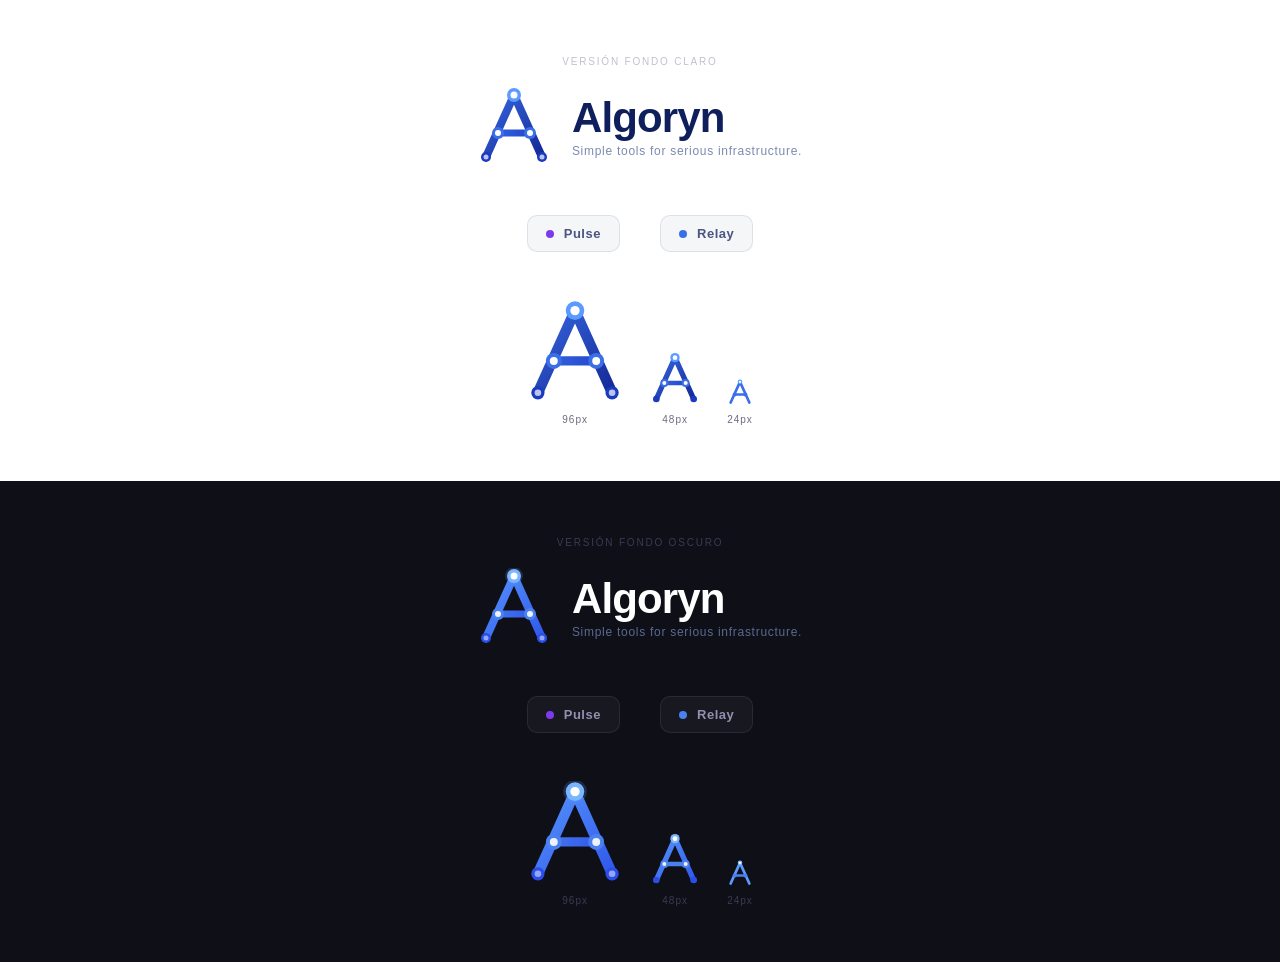
<file: src/imports/algoryn-logo.html>
<!DOCTYPE html>
<html lang="en">
<head>
<meta charset="UTF-8">
<meta name="viewport" content="width=device-width, initial-scale=1.0">
<title>Algoryn — Logo</title>
<style>
  * { margin: 0; padding: 0; box-sizing: border-box; }

  body {
    font-family: -apple-system, BlinkMacSystemFont, 'Segoe UI', sans-serif;
    display: flex;
    flex-direction: column;
    align-items: center;
    gap: 0;
  }

  .section-label {
    font-size: 10px;
    letter-spacing: 0.18em;
    text-transform: uppercase;
    margin-bottom: 20px;
    text-align: center;
  }

  .section {
    width: 100%;
    display: flex;
    flex-direction: column;
    align-items: center;
    padding: 56px 40px;
  }

  /* ── LIGHT ── */
  .section.light {
    background: #ffffff;
  }
  .section.light .section-label { color: #b0b0c0; }

  /* ── DARK ── */
  .section.dark {
    background: #0f0f18;
  }
  .section.dark .section-label { color: #3a3a55; }

  /* ── LOGO HORIZONTAL ── */
  .logo-h {
    display: flex;
    align-items: center;
    gap: 22px;
  }

  .wordmark-col {
    display: flex;
    flex-direction: column;
    gap: 5px;
  }

  .wordmark-name-light {
    font-size: 42px;
    font-weight: 700;
    color: #0f1f5c;
    letter-spacing: -0.02em;
    line-height: 1;
  }

  .wordmark-name-dark {
    font-size: 42px;
    font-weight: 700;
    color: #ffffff;
    letter-spacing: -0.02em;
    line-height: 1;
  }

  .tagline-light {
    font-size: 12px;
    color: #7a8ab0;
    letter-spacing: 0.06em;
    font-weight: 400;
  }

  .tagline-dark {
    font-size: 12px;
    color: #5a6a90;
    letter-spacing: 0.06em;
    font-weight: 400;
  }

  /* ── ICON ONLY SIZES ── */
  .icon-row {
    display: flex;
    align-items: flex-end;
    gap: 28px;
    margin-top: 48px;
  }

  .icon-wrap {
    display: flex;
    flex-direction: column;
    align-items: center;
    gap: 8px;
  }

  .icon-sz {
    font-size: 10px;
    letter-spacing: 0.1em;
    color: #6b6b80;
  }

  /* ── PRODUCT LOCKUP ── */
  .product-row {
    display: flex;
    gap: 40px;
    margin-top: 48px;
    flex-wrap: wrap;
    justify-content: center;
  }

  .product-chip {
    display: flex;
    align-items: center;
    gap: 10px;
    padding: 10px 18px;
    border-radius: 10px;
    border: 1px solid rgba(255,255,255,0.08);
    background: rgba(255,255,255,0.04);
  }

  .product-chip-light {
    display: flex;
    align-items: center;
    gap: 10px;
    padding: 10px 18px;
    border-radius: 10px;
    border: 1px solid rgba(15,31,92,0.1);
    background: rgba(15,31,92,0.04);
  }

  .chip-dot {
    width: 8px;
    height: 8px;
    border-radius: 50%;
  }

  .chip-name-dark {
    font-size: 13px;
    font-weight: 600;
    color: #9090b0;
    letter-spacing: 0.04em;
  }

  .chip-name-light {
    font-size: 13px;
    font-weight: 600;
    color: #4a5580;
    letter-spacing: 0.04em;
  }
</style>
</head>
<body>

<!-- ══ LIGHT VERSION ══ -->
<div class="section light">
  <div class="section-label" style="color:#c0c0d0">Versión fondo claro</div>

  <div class="logo-h">
    <!-- A mark -->
    <svg width="72" height="80" viewBox="0 0 72 80" fill="none">
      <defs>
        <linearGradient id="g1" x1="0" y1="0" x2="72" y2="80" gradientUnits="userSpaceOnUse">
          <stop offset="0%" stop-color="#3b6fe8"/>
          <stop offset="100%" stop-color="#0f1f8c"/>
        </linearGradient>
        <linearGradient id="g2" x1="0" y1="0" x2="72" y2="0" gradientUnits="userSpaceOnUse">
          <stop offset="0%" stop-color="#3b6fe8"/>
          <stop offset="100%" stop-color="#1a3ac0"/>
        </linearGradient>
      </defs>
      <!-- Left leg -->
      <line x1="36" y1="8" x2="8" y2="70" stroke="url(#g1)" stroke-width="8" stroke-linecap="round"/>
      <!-- Right leg -->
      <line x1="36" y1="8" x2="64" y2="70" stroke="url(#g1)" stroke-width="8" stroke-linecap="round"/>
      <!-- Crossbar -->
      <line x1="20" y1="46" x2="52" y2="46" stroke="url(#g2)" stroke-width="7" stroke-linecap="round"/>
      <!-- Node top -->
      <circle cx="36" cy="8" r="7" fill="#5b9bff"/>
      <circle cx="36" cy="8" r="3.5" fill="white"/>
      <!-- Node left crossbar -->
      <circle cx="20" cy="46" r="6" fill="#3b6fe8"/>
      <circle cx="20" cy="46" r="3" fill="white"/>
      <!-- Node right crossbar -->
      <circle cx="52" cy="46" r="6" fill="#3b6fe8"/>
      <circle cx="52" cy="46" r="3" fill="white"/>
      <!-- Node bottom left -->
      <circle cx="8" cy="70" r="5" fill="#1a3ac0"/>
      <circle cx="8" cy="70" r="2.5" fill="white" opacity="0.7"/>
      <!-- Node bottom right -->
      <circle cx="64" cy="70" r="5" fill="#1a3ac0"/>
      <circle cx="64" cy="70" r="2.5" fill="white" opacity="0.7"/>
    </svg>

    <div class="wordmark-col">
      <span class="wordmark-name-light">Algoryn</span>
      <span class="tagline-light">Simple tools for serious infrastructure.</span>
    </div>
  </div>

  <!-- Product chips light -->
  <div class="product-row">
    <div class="product-chip-light">
      <div class="chip-dot" style="background:#7c3aed"></div>
      <span class="chip-name-light">Pulse</span>
    </div>
    <div class="product-chip-light">
      <div class="chip-dot" style="background:#3b6fe8"></div>
      <span class="chip-name-light">Relay</span>
    </div>
  </div>

  <!-- Icon sizes light -->
  <div class="icon-row">
    <div class="icon-wrap">
      <svg width="96" height="106" viewBox="0 0 72 80" fill="none">
        <defs>
          <linearGradient id="g1b" x1="0" y1="0" x2="72" y2="80" gradientUnits="userSpaceOnUse">
            <stop offset="0%" stop-color="#3b6fe8"/>
            <stop offset="100%" stop-color="#0f1f8c"/>
          </linearGradient>
          <linearGradient id="g2b" x1="0" y1="0" x2="72" y2="0" gradientUnits="userSpaceOnUse">
            <stop offset="0%" stop-color="#3b6fe8"/>
            <stop offset="100%" stop-color="#1a3ac0"/>
          </linearGradient>
        </defs>
        <line x1="36" y1="8" x2="8" y2="70" stroke="url(#g1b)" stroke-width="8" stroke-linecap="round"/>
        <line x1="36" y1="8" x2="64" y2="70" stroke="url(#g1b)" stroke-width="8" stroke-linecap="round"/>
        <line x1="20" y1="46" x2="52" y2="46" stroke="url(#g2b)" stroke-width="7" stroke-linecap="round"/>
        <circle cx="36" cy="8" r="7" fill="#5b9bff"/>
        <circle cx="36" cy="8" r="3.5" fill="white"/>
        <circle cx="20" cy="46" r="6" fill="#3b6fe8"/>
        <circle cx="20" cy="46" r="3" fill="white"/>
        <circle cx="52" cy="46" r="6" fill="#3b6fe8"/>
        <circle cx="52" cy="46" r="3" fill="white"/>
        <circle cx="8" cy="70" r="5" fill="#1a3ac0"/>
        <circle cx="8" cy="70" r="2.5" fill="white" opacity="0.7"/>
        <circle cx="64" cy="70" r="5" fill="#1a3ac0"/>
        <circle cx="64" cy="70" r="2.5" fill="white" opacity="0.7"/>
      </svg>
      <span class="icon-sz">96px</span>
    </div>

    <div class="icon-wrap">
      <svg width="48" height="54" viewBox="0 0 72 80" fill="none">
        <defs>
          <linearGradient id="g1c" x1="0" y1="0" x2="72" y2="80" gradientUnits="userSpaceOnUse">
            <stop offset="0%" stop-color="#3b6fe8"/>
            <stop offset="100%" stop-color="#0f1f8c"/>
          </linearGradient>
          <linearGradient id="g2c" x1="0" y1="0" x2="72" y2="0" gradientUnits="userSpaceOnUse">
            <stop offset="0%" stop-color="#3b6fe8"/>
            <stop offset="100%" stop-color="#1a3ac0"/>
          </linearGradient>
        </defs>
        <line x1="36" y1="8" x2="8" y2="70" stroke="url(#g1c)" stroke-width="8" stroke-linecap="round"/>
        <line x1="36" y1="8" x2="64" y2="70" stroke="url(#g1c)" stroke-width="8" stroke-linecap="round"/>
        <line x1="20" y1="46" x2="52" y2="46" stroke="url(#g2c)" stroke-width="7" stroke-linecap="round"/>
        <circle cx="36" cy="8" r="7" fill="#5b9bff"/>
        <circle cx="36" cy="8" r="3.5" fill="white"/>
        <circle cx="20" cy="46" r="6" fill="#3b6fe8"/>
        <circle cx="20" cy="46" r="3" fill="white"/>
        <circle cx="52" cy="46" r="6" fill="#3b6fe8"/>
        <circle cx="52" cy="46" r="3" fill="white"/>
        <circle cx="8" cy="70" r="5" fill="#1a3ac0"/>
        <circle cx="64" cy="70" r="5" fill="#1a3ac0"/>
      </svg>
      <span class="icon-sz">48px</span>
    </div>

    <div class="icon-wrap">
      <svg width="24" height="27" viewBox="0 0 72 80" fill="none">
        <line x1="36" y1="8" x2="8" y2="70" stroke="#3b6fe8" stroke-width="8" stroke-linecap="round"/>
        <line x1="36" y1="8" x2="64" y2="70" stroke="#3b6fe8" stroke-width="8" stroke-linecap="round"/>
        <line x1="20" y1="46" x2="52" y2="46" stroke="#3b6fe8" stroke-width="7" stroke-linecap="round"/>
        <circle cx="36" cy="8" r="7" fill="#5b9bff"/>
        <circle cx="36" cy="8" r="3.5" fill="white"/>
        <circle cx="20" cy="46" r="6" fill="#3b6fe8"/>
        <circle cx="52" cy="46" r="6" fill="#3b6fe8"/>
      </svg>
      <span class="icon-sz">24px</span>
    </div>
  </div>
</div>

<!-- ══ DARK VERSION ══ -->
<div class="section dark">
  <div class="section-label">Versión fondo oscuro</div>

  <div class="logo-h">
    <svg width="72" height="80" viewBox="0 0 72 80" fill="none">
      <defs>
        <linearGradient id="gd1" x1="0" y1="0" x2="72" y2="80" gradientUnits="userSpaceOnUse">
          <stop offset="0%" stop-color="#5b9bff"/>
          <stop offset="100%" stop-color="#2a4fe8"/>
        </linearGradient>
        <linearGradient id="gd2" x1="0" y1="0" x2="72" y2="0" gradientUnits="userSpaceOnUse">
          <stop offset="0%" stop-color="#4a80f0"/>
          <stop offset="100%" stop-color="#2a4fe8"/>
        </linearGradient>
      </defs>
      <line x1="36" y1="8" x2="8" y2="70" stroke="url(#gd1)" stroke-width="8" stroke-linecap="round"/>
      <line x1="36" y1="8" x2="64" y2="70" stroke="url(#gd1)" stroke-width="8" stroke-linecap="round"/>
      <line x1="20" y1="46" x2="52" y2="46" stroke="url(#gd2)" stroke-width="7" stroke-linecap="round"/>
      <!-- Node top — glows -->
      <circle cx="36" cy="8" r="9" fill="#5b9bff" opacity="0.2"/>
      <circle cx="36" cy="8" r="7" fill="#7bb5ff"/>
      <circle cx="36" cy="8" r="3.5" fill="white"/>
      <!-- Crossbar nodes -->
      <circle cx="20" cy="46" r="6" fill="#4a80f0"/>
      <circle cx="20" cy="46" r="3" fill="white" opacity="0.9"/>
      <circle cx="52" cy="46" r="6" fill="#4a80f0"/>
      <circle cx="52" cy="46" r="3" fill="white" opacity="0.9"/>
      <!-- Bottom nodes -->
      <circle cx="8" cy="70" r="5" fill="#2a4fe8"/>
      <circle cx="8" cy="70" r="2.5" fill="white" opacity="0.5"/>
      <circle cx="64" cy="70" r="5" fill="#2a4fe8"/>
      <circle cx="64" cy="70" r="2.5" fill="white" opacity="0.5"/>
    </svg>

    <div class="wordmark-col">
      <span class="wordmark-name-dark">Algoryn</span>
      <span class="tagline-dark">Simple tools for serious infrastructure.</span>
    </div>
  </div>

  <!-- Product chips dark -->
  <div class="product-row">
    <div class="product-chip">
      <div class="chip-dot" style="background:#7c3aed"></div>
      <span class="chip-name-dark">Pulse</span>
    </div>
    <div class="product-chip">
      <div class="chip-dot" style="background:#4a80f0"></div>
      <span class="chip-name-dark">Relay</span>
    </div>
  </div>

  <!-- Icon sizes dark -->
  <div class="icon-row">
    <div class="icon-wrap">
      <svg width="96" height="106" viewBox="0 0 72 80" fill="none">
        <defs>
          <linearGradient id="gd1b" x1="0" y1="0" x2="72" y2="80" gradientUnits="userSpaceOnUse">
            <stop offset="0%" stop-color="#5b9bff"/>
            <stop offset="100%" stop-color="#2a4fe8"/>
          </linearGradient>
          <linearGradient id="gd2b" x1="0" y1="0" x2="72" y2="0" gradientUnits="userSpaceOnUse">
            <stop offset="0%" stop-color="#4a80f0"/>
            <stop offset="100%" stop-color="#2a4fe8"/>
          </linearGradient>
        </defs>
        <line x1="36" y1="8" x2="8" y2="70" stroke="url(#gd1b)" stroke-width="8" stroke-linecap="round"/>
        <line x1="36" y1="8" x2="64" y2="70" stroke="url(#gd1b)" stroke-width="8" stroke-linecap="round"/>
        <line x1="20" y1="46" x2="52" y2="46" stroke="url(#gd2b)" stroke-width="7" stroke-linecap="round"/>
        <circle cx="36" cy="8" r="9" fill="#5b9bff" opacity="0.2"/>
        <circle cx="36" cy="8" r="7" fill="#7bb5ff"/>
        <circle cx="36" cy="8" r="3.5" fill="white"/>
        <circle cx="20" cy="46" r="6" fill="#4a80f0"/>
        <circle cx="20" cy="46" r="3" fill="white" opacity="0.9"/>
        <circle cx="52" cy="46" r="6" fill="#4a80f0"/>
        <circle cx="52" cy="46" r="3" fill="white" opacity="0.9"/>
        <circle cx="8" cy="70" r="5" fill="#2a4fe8"/>
        <circle cx="8" cy="70" r="2.5" fill="white" opacity="0.5"/>
        <circle cx="64" cy="70" r="5" fill="#2a4fe8"/>
        <circle cx="64" cy="70" r="2.5" fill="white" opacity="0.5"/>
      </svg>
      <span class="icon-sz" style="color:#3a3a55">96px</span>
    </div>

    <div class="icon-wrap">
      <svg width="48" height="54" viewBox="0 0 72 80" fill="none">
        <defs>
          <linearGradient id="gd1c" x1="0" y1="0" x2="72" y2="80" gradientUnits="userSpaceOnUse">
            <stop offset="0%" stop-color="#5b9bff"/>
            <stop offset="100%" stop-color="#2a4fe8"/>
          </linearGradient>
        </defs>
        <line x1="36" y1="8" x2="8" y2="70" stroke="url(#gd1c)" stroke-width="8" stroke-linecap="round"/>
        <line x1="36" y1="8" x2="64" y2="70" stroke="url(#gd1c)" stroke-width="8" stroke-linecap="round"/>
        <line x1="20" y1="46" x2="52" y2="46" stroke="#4a80f0" stroke-width="7" stroke-linecap="round"/>
        <circle cx="36" cy="8" r="7" fill="#7bb5ff"/>
        <circle cx="36" cy="8" r="3.5" fill="white"/>
        <circle cx="20" cy="46" r="6" fill="#4a80f0"/>
        <circle cx="20" cy="46" r="3" fill="white" opacity="0.9"/>
        <circle cx="52" cy="46" r="6" fill="#4a80f0"/>
        <circle cx="52" cy="46" r="3" fill="white" opacity="0.9"/>
        <circle cx="8" cy="70" r="5" fill="#2a4fe8"/>
        <circle cx="64" cy="70" r="5" fill="#2a4fe8"/>
      </svg>
      <span class="icon-sz" style="color:#3a3a55">48px</span>
    </div>

    <div class="icon-wrap">
      <svg width="24" height="27" viewBox="0 0 72 80" fill="none">
        <line x1="36" y1="8" x2="8" y2="70" stroke="#5b9bff" stroke-width="8" stroke-linecap="round"/>
        <line x1="36" y1="8" x2="64" y2="70" stroke="#5b9bff" stroke-width="8" stroke-linecap="round"/>
        <line x1="20" y1="46" x2="52" y2="46" stroke="#4a80f0" stroke-width="7" stroke-linecap="round"/>
        <circle cx="36" cy="8" r="7" fill="#7bb5ff"/>
        <circle cx="36" cy="8" r="3.5" fill="white"/>
        <circle cx="20" cy="46" r="6" fill="#4a80f0"/>
        <circle cx="52" cy="46" r="6" fill="#4a80f0"/>
      </svg>
      <span class="icon-sz" style="color:#3a3a55">24px</span>
    </div>
  </div>
</div>

</body>
</html>
</file>
